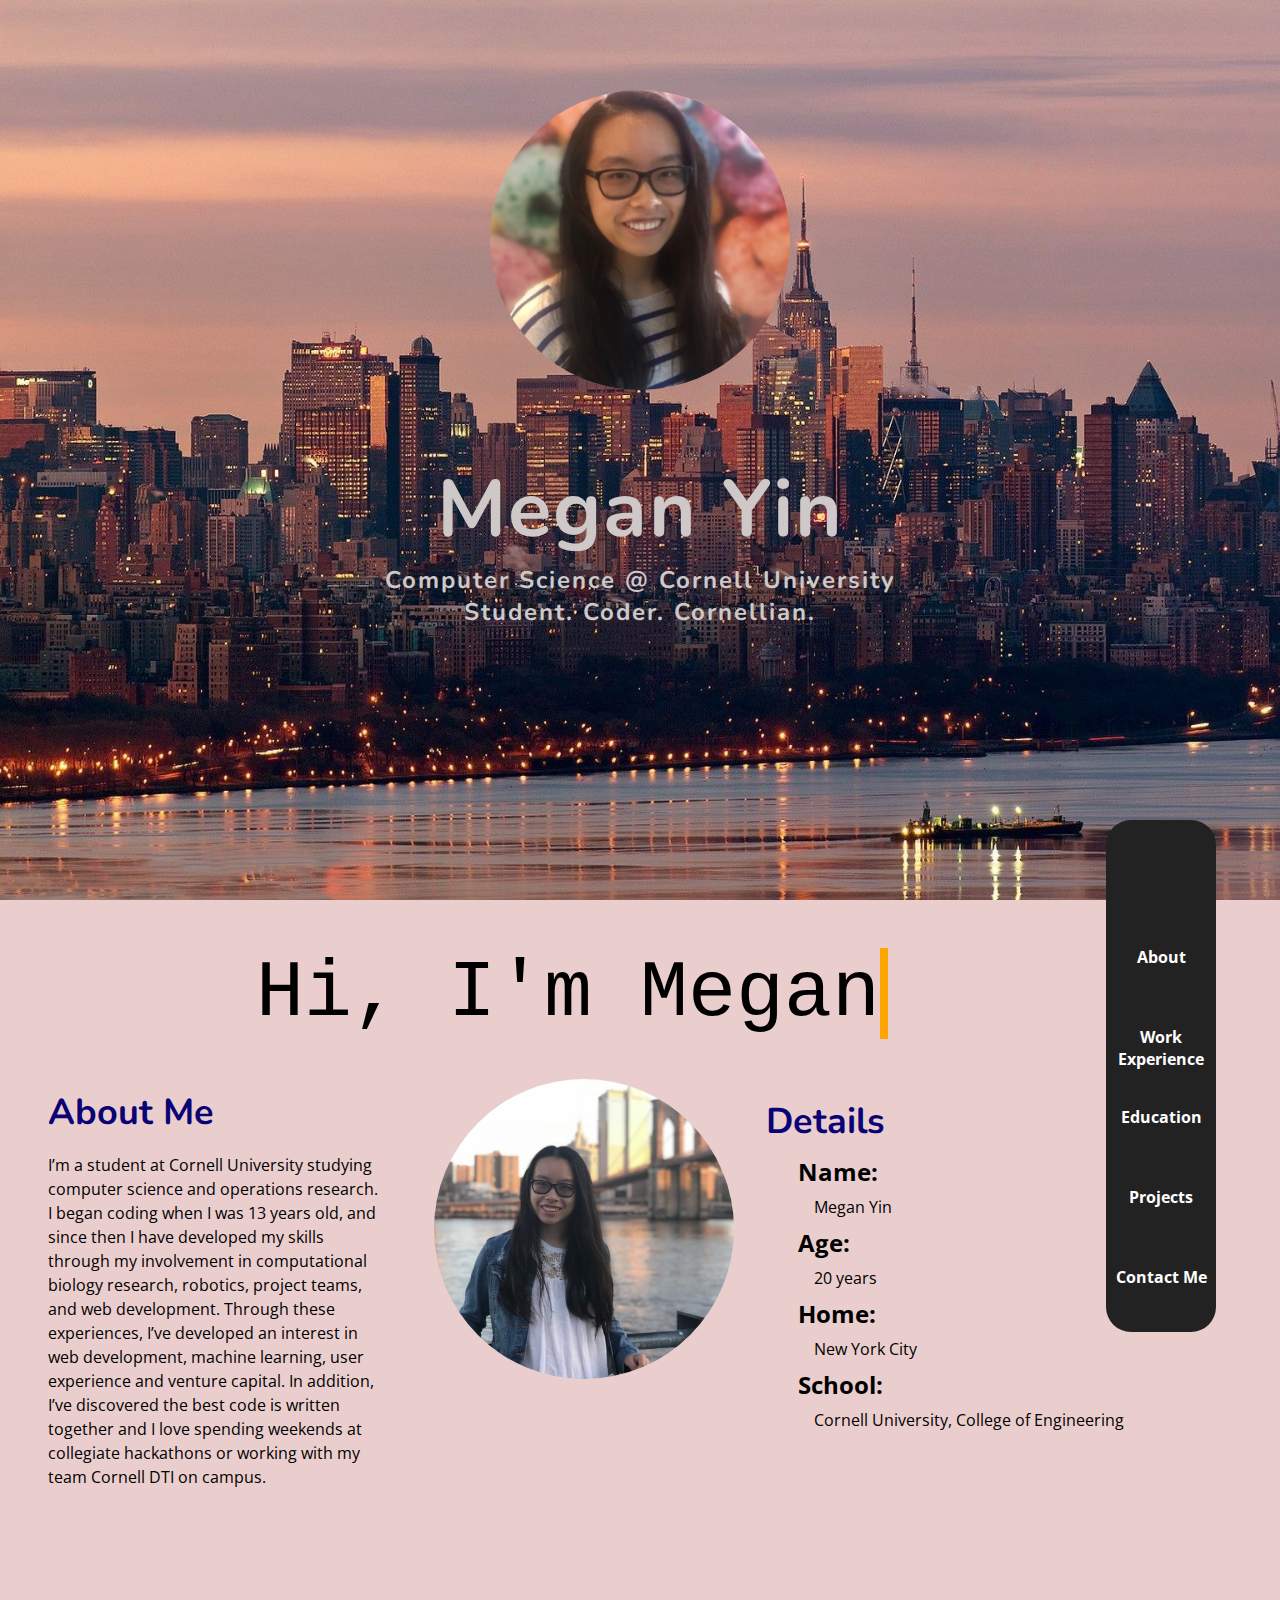
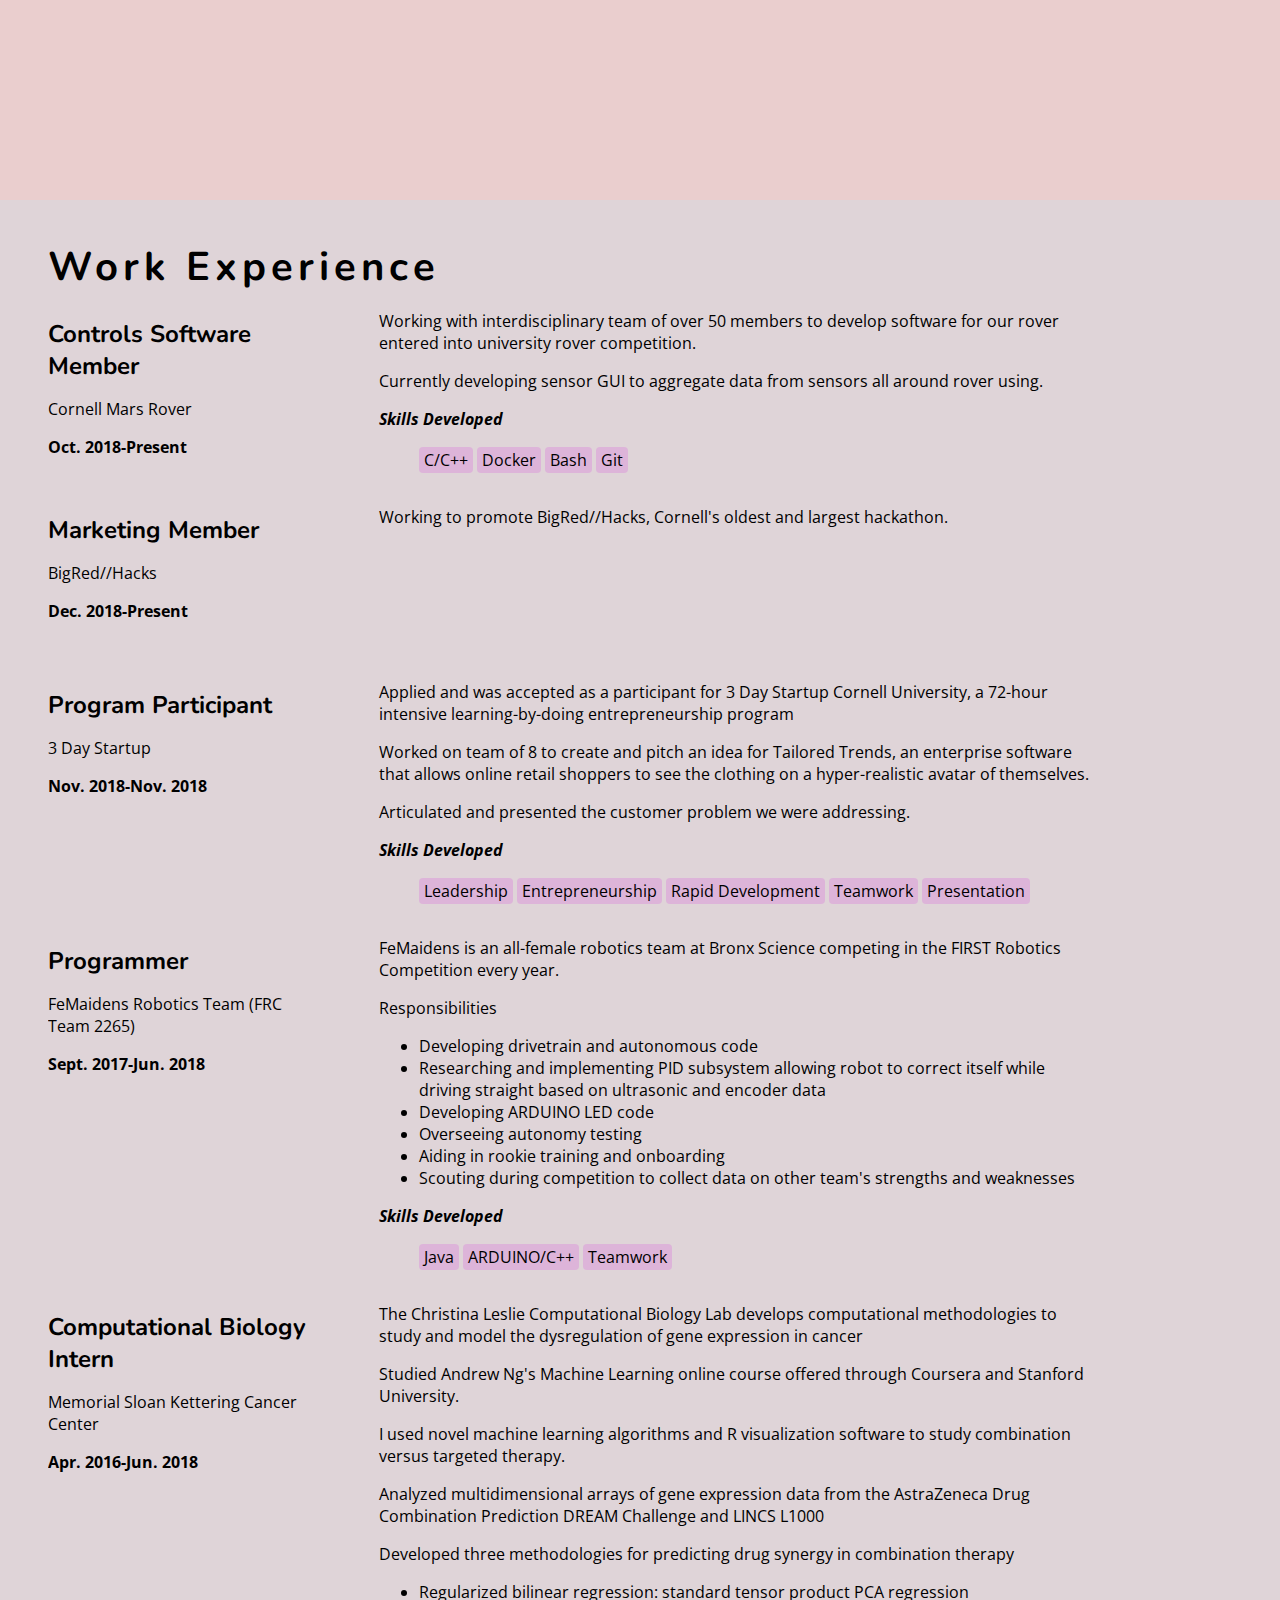
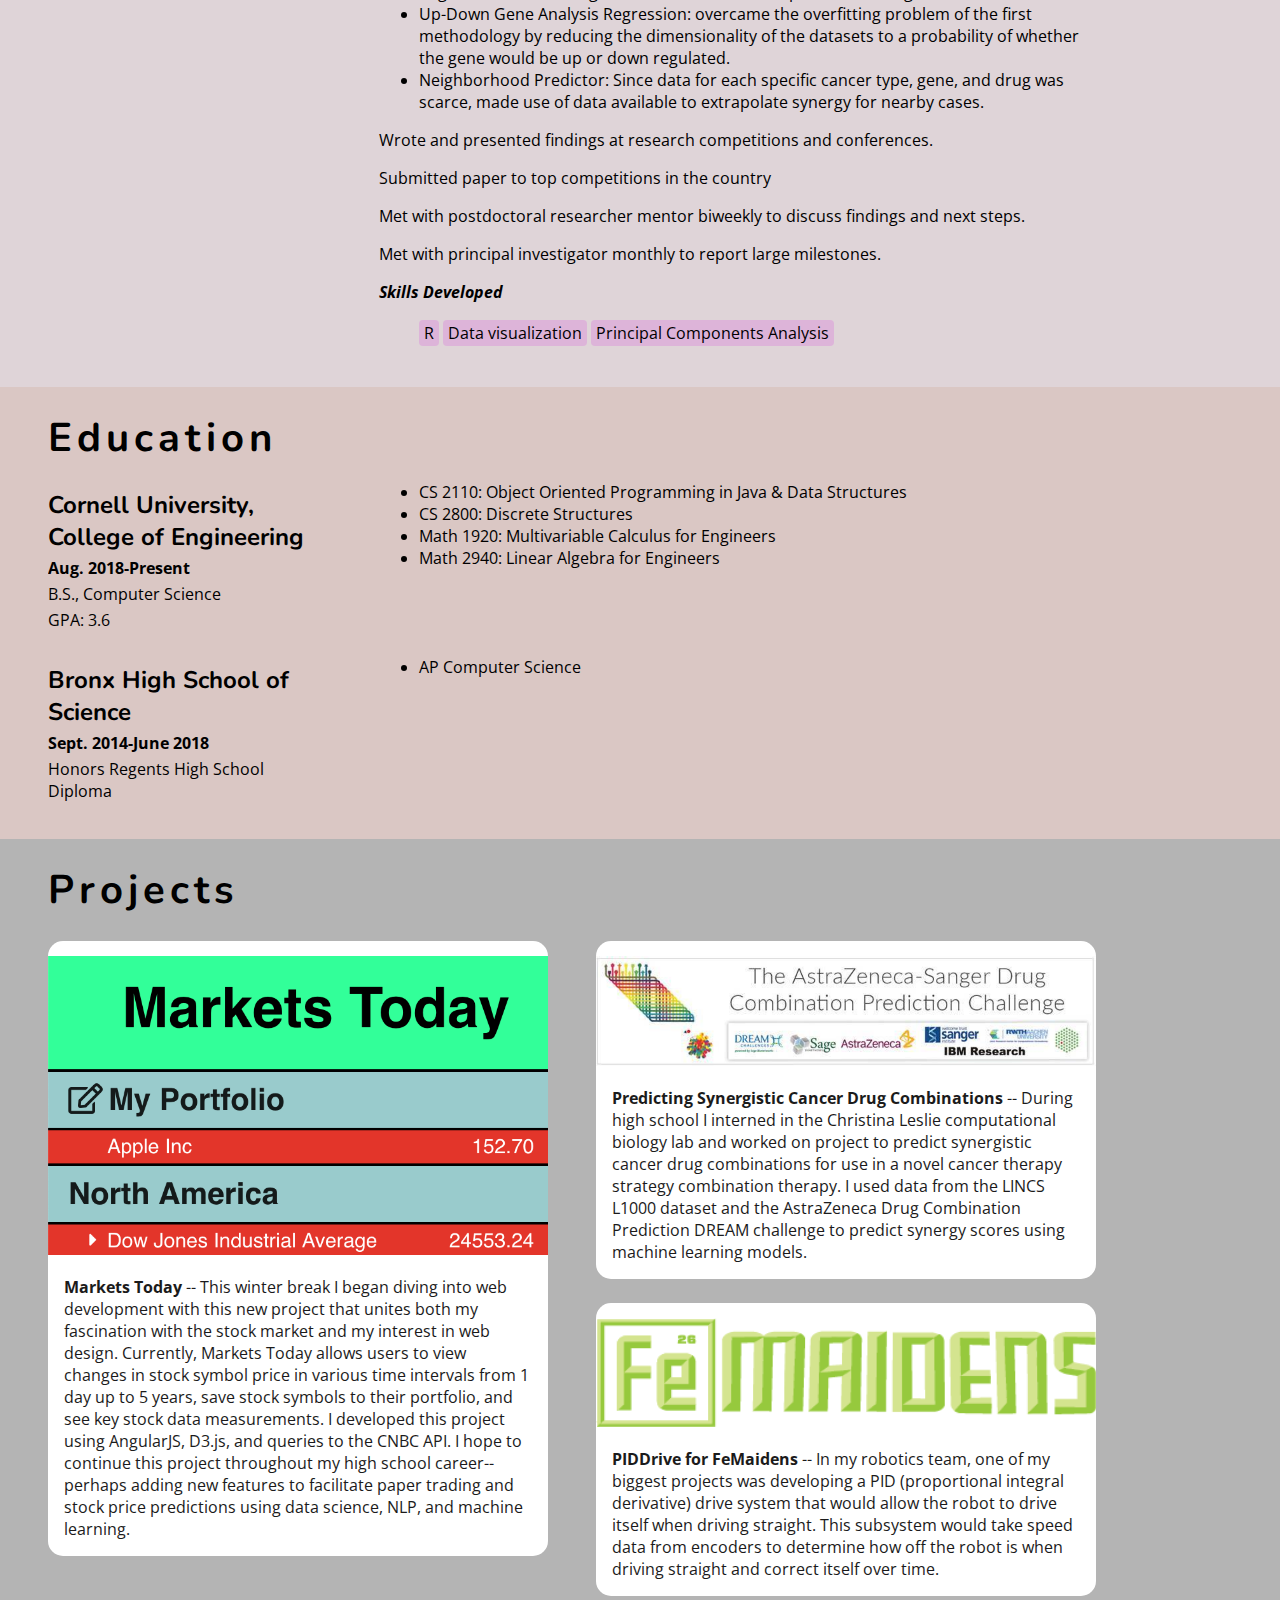
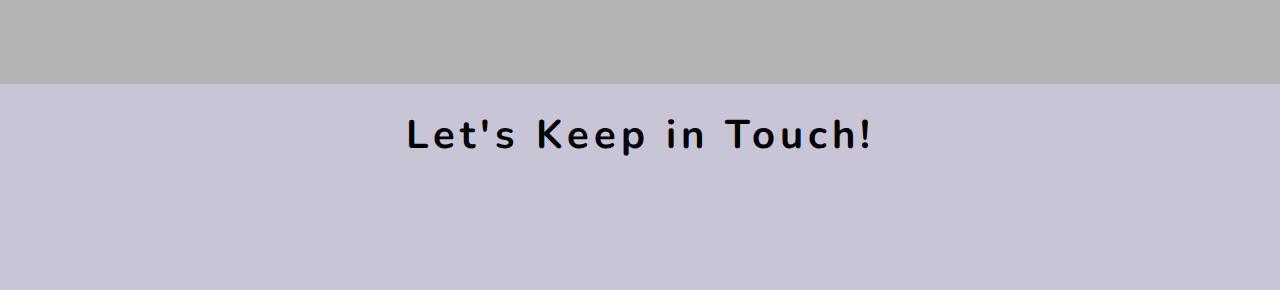
<file: index.html>
<!DOCTYPE html>
<html lang="en">
<head>
    <meta charset="UTF-8">
    <meta name="viewport" content="width=device-width, initial-scale=1.0">
    <title>Megan Yin | Resume</title>
    <link href="https://fonts.googleapis.com/css?family=Nunito:400,700|Open+Sans:400,700" rel="stylesheet">
    <link rel="stylesheet" href="https://use.fontawesome.com/releases/v5.6.3/css/all.css" integrity="sha384-UHRtZLI+pbxtHCWp1t77Bi1L4ZtiqrqD80Kn4Z8NTSRyMA2Fd33n5dQ8lWUE00s/" crossorigin="anonymous">
    <link rel="stylesheet" href="styles.css" >
</head>
<body>
    <nav>
        <ul>
            <li class="icon scroll-down"><i class="fas fa-bars"></i></li>
            <li>
                <a href="#about"><span>About</span></a>
            </li>
            <li><a href="#work"><span>Work Experience</span></a></li>
            <li><a href="#education"><span>Education</span></a></li>
            <li><a href="#projects"><span>Projects</span></a></li>
            <li><a href="#contact"><span>Contact Me</span></a></li>
        </ul>
    </nav>

    <header class="header">
        <img class="headshot headshot-main" src="images/headshot.jpg" alt="Megan Yin" />
        <h1>Megan Yin</h1>
        <h2>Computer Science @ Cornell University</h2>
        <h3>Student. Coder. Cornellian.</h3>
        <a href="#about" class="scroll-down-link"><span class="chevron scroll-down"><i class="fas fa-chevron-down"></i></span></a>
    </header>
    <section id="about" class="about">
        <div class="typewriter">
            <h2>Hi, I'm Megan</h2>
        </div>

        <div class="content-wrap">
            <div class="about-blurb">
                <h3>About Me</h3>
                <p>I’m a student at Cornell University studying computer science and operations research. I began coding when I was 13 years old, and since then
                    I have developed my skills through my involvement in computational biology research,
                    robotics, project teams, and web development. Through these experiences,
                    I’ve developed an interest in web development, machine learning, user experience and venture capital.
                    In addition, I’ve discovered the best code is written together and I love spending weekends at
                    collegiate hackathons or working with my team Cornell DTI on campus.</p>
            </div>
            <div class="about-headshot"><img class="headshot" src="images/headshot2.jpg" /></div>
            <div class="about-details">
                <h3>Details</h3>
                <div class="about-details-content">
                    <h4><i class="fas fa-address-book"></i> Name:</h4>
                    <p>Megan Yin</p>
                    <h4><i class="fas fa-birthday-cake"></i> Age:</h4>
                    <p>20 years</p>
                    <h4><i class="fas fa-map-marker-alt"></i> Home:</h4>
                    <p>New York City</p>
                    <h4><i class="fas fa-graduation-cap"></i> School:</h4>
                    <p>Cornell University, College of Engineering</p>
                </div>
            </div>
        </div>
    </section>
    <section id="work" class="work">
        <h2><i class="fas fa-briefcase"></i> Work Experience</h2>
        <div class="content-wrap">
            <div class="col-narrow">
                <h3>Controls Software Member</h3>
                <p>Cornell Mars Rover</p>
                <p class="date">Oct. 2018-Present</p>
            </div>
            <div class="col-wide">
                <p class="description">Working with interdisciplinary team of over 50 members to develop software for our rover entered into
                    university rover competition.</p>
                <p>Currently developing sensor GUI to aggregate data from sensors all around rover using.</p>
                <div class="skills">
                    <p>Skills Developed</p>
                    <ul>
                        <li>C/C++</li>
                        <li>Docker</li>
                        <li>Bash</li>
                        <li>Git</li>
                    </ul>
                </div>
            </div>

            <div class="col-narrow">
                <h3>Marketing Member</h3>
                <p>BigRed//Hacks</p>
                <p class="date">Dec. 2018-Present</p>
            </div>
            <div class="col-wide">
                <p class="description">Working to promote BigRed//Hacks, Cornell's oldest and largest hackathon.</p>
            </div>

            <div class="col-narrow">
                <h3>Program Participant</h3>
                <p>3 Day Startup</p>
                <p class="date">Nov. 2018-Nov. 2018</p>
            </div>
            <div class="col-wide">
                <p>Applied and was accepted as a participant for 3 Day Startup Cornell University, a 72-hour intensive learning-by-doing entrepreneurship program</p>
                <p class="description">Worked on team of 8 to create and pitch an idea for Tailored Trends, an enterprise software that allows
                    online retail shoppers to see the clothing on a hyper-realistic avatar of themselves.</p>
                <p>Articulated and presented the customer problem we were addressing.</p>
                <div class="skills">
                    <p>Skills Developed</p>
                    <ul>
                        <li>Leadership</li>
                        <li>Entrepreneurship</li>
                        <li>Rapid Development</li>
                        <li>Teamwork</li>
                        <li>Presentation</li>
                    </ul>
                </div>
            </div>

            <div class="col-narrow">
                <h3>Programmer</h3>
                <p>FeMaidens Robotics Team (FRC Team 2265)</p>
                <p class="date">Sept. 2017-Jun. 2018</p>
            </div>
            <div class="col-wide">
                <p>FeMaidens is an all-female robotics team at Bronx Science competing in the FIRST Robotics Competition every year.</p>
                <p class="description">Responsibilities</p>
                <ul>
                    <li>Developing drivetrain and autonomous code</li>
                    <li>Researching and implementing PID subsystem allowing robot to correct itself while driving straight based on ultrasonic and encoder data</li>
                    <li>Developing ARDUINO LED code</li>
                    <li>Overseeing autonomy testing</li>
                    <li>Aiding in rookie training and onboarding</li>
                    <li>Scouting during competition to collect data on other team's strengths and weaknesses</li>
                </ul>
                <div class="skills">
                    <p>Skills Developed</p>
                    <ul>
                        <li>Java</li>
                        <li>ARDUINO/C++</li>
                        <li>Teamwork</li>
                    </ul>
                </div>
            </div>

            <div class="col-narrow">
                <h3>Computational Biology Intern</h3>
                <p>Memorial Sloan Kettering Cancer Center</p>
                <p class="date">Apr. 2016-Jun. 2018</p>
            </div>
            <div class="col-wide">
                <p class="description">The Christina Leslie Computational Biology Lab develops computational
                    methodologies to study and model the dysregulation of gene expression in cancer</p>
                <p>Studied Andrew Ng's Machine Learning online course offered through Coursera and Stanford University.</p>
                <p>I used novel machine learning algorithms and R visualization software to study combination
                    versus targeted therapy.</p>
                <p>Analyzed multidimensional arrays of gene expression data from the AstraZeneca Drug
                    Combination Prediction DREAM Challenge and LINCS L1000</p>
                <p>Developed three methodologies for predicting drug synergy in combination therapy</p>
                <ul>
                    <li>Regularized bilinear regression: standard tensor product PCA regression</li>
                    <li>Up-Down Gene Analysis Regression: overcame the overfitting problem of the first methodology by
                        reducing the dimensionality of the datasets to a probability of whether the gene would be up
                        or down regulated.</li>
                    <li>Neighborhood Predictor: Since data for each specific cancer type, gene, and drug was scarce,
                        made use of data available to extrapolate synergy for nearby cases.</li>
                </ul>
                <p>Wrote and presented findings at research competitions and conferences.</p>
                <p>Submitted paper to top competitions in the country</p>
                <p>Met with postdoctoral researcher mentor biweekly to discuss findings and next steps.</p>
                <p>Met with principal investigator monthly to report large milestones.</p>
                <div class="skills">
                    <p>Skills Developed</p>
                    <ul>
                        <li>R</li>
                        <li>Data visualization</li>
                        <li>Principal Components Analysis</li>
                    </ul>
                </div>

            </div>
        </div>
    </section>
    <section id="education" class="education">
        <h2><i class="fas fa-graduation-cap"></i> Education</h2>

        <div class="content-wrap">
            <div class="col-narrow">
                <h3>Cornell University, College of Engineering</h3>
                <p class="date">Aug. 2018-Present<p>
                <p>B.S., Computer Science</p>
                <p>GPA: 3.6</p>
            </div>

            <div class="col-wide">
                <ul>
                    <li>CS 2110: Object Oriented Programming in Java & Data Structures</li>
                    <li>CS 2800: Discrete Structures</li>
                    <li>Math 1920: Multivariable Calculus for Engineers</li>
                    <li>Math 2940: Linear Algebra for Engineers</li>
                </ul>
            </div>

            <div class="col-narrow">
                <h3>Bronx High School of Science</h3>
                <p class="date">Sept. 2014-June 2018</p>
                <p>Honors Regents High School Diploma</p>
            </div>
            <div class="col-wide">
                <ul>
                    <li>AP Computer Science</li>
                </ul>
            </div>
        </div>
    </section>
    <section id="projects" class="projects">
        <div class="container">
            <h2><i class="fas fa-clipboard-check"></i> Projects</h2>
            <div class="row">
                <a class="image" href="http://marketstoday.meijunyin.com" target="_blank">
                    <img src="./images/marketstoday3.png" alt="Markets Today">
                </a>
                <p>
                    <a href="http://marketstoday.meijunyin.com" target="_blank"><strong>Markets Today</strong></a>
                    -- This winter break I began diving into web development with this new project that unites
                    both my fascination with the stock market and my interest in web design. Currently, Markets
                    Today allows users to view changes in stock symbol price in various time intervals from
                    1 day up to 5 years, save stock symbols to their portfolio, and see key stock data measurements.
                    I developed this project using AngularJS, D3.js, and queries to the CNBC API. I hope to continue
                    this project throughout my high school career--perhaps adding new features to facilitate paper
                    trading and stock price predictions using data science, NLP, and machine learning.
                </p>
            </div>
            <div class="row">
                <a class="image" href="http://meganyin13.tumblr.com" target="_blank">
                    <img src="./images/DREAMChallenge.jpg" alt="Drug Combination Prediction DREAM Challenge">
                </a>
                <p>
                    <a href="http://meganyin13.tumblr.com" target="_blank"><strong>Predicting Synergistic Cancer Drug Combinations</strong></a>
                    -- During high school I interned in the Christina Leslie computational biology lab and worked on
                    project to predict synergistic cancer drug combinations for use in a novel cancer therapy strategy
                    combination therapy. I used data from the LINCS L1000 dataset and the AstraZeneca Drug Combination
                    Prediction DREAM challenge to predict synergy scores using machine learning models.
                </p>
            </div>
            <div class="row">
                <a class="image" href="https://github.com/femaidens/2018-Robot-Code/tree/PIDDrive/src/org/usfirst/frc/team2265/robot/subsystems" target="_blank">
                    <img src="./images/femaidensLogo2.png" alt="PIDDrive for FeMaidens">
                </a>
                <p>
                    <a href="https://github.com/femaidens/2018-Robot-Code/tree/PIDDrive/src/org/usfirst/frc/team2265/robot/subsystems" target="_blank"><strong>PIDDrive for FeMaidens</strong></a>
                    -- In my robotics team, one of my biggest projects was developing a PID (proportional integral
                    derivative) drive system that would allow the robot to drive itself when driving straight. This
                    subsystem would take speed data from encoders to determine how off the robot is when driving
                    straight and correct itself over time.
                </p>
            </div>
        </div>
    </section>
    <section id="contact" class="contact">
        <h2>Let's Keep in Touch!</h2>
        <a href="mailto: my474@cornell.edu"><i class="fas fa-envelope"></i></a>
        <a href="https://github.com/meganyin13/" target="_blank"><i class="fab fa-github"></i></a>
        <a href="https://www.linkedin.com/in/meganyin13/" target="_blank"><i class="fab fa-linkedin"></i></a>

        <p>Copyright 2020 by Megan Yin</p>
    </section>
    <script src="https://ajax.googleapis.com/ajax/libs/jquery/3.3.1/jquery.min.js"></script>
    <script src="scripts.js"></script>
</body>
</html>
</file>
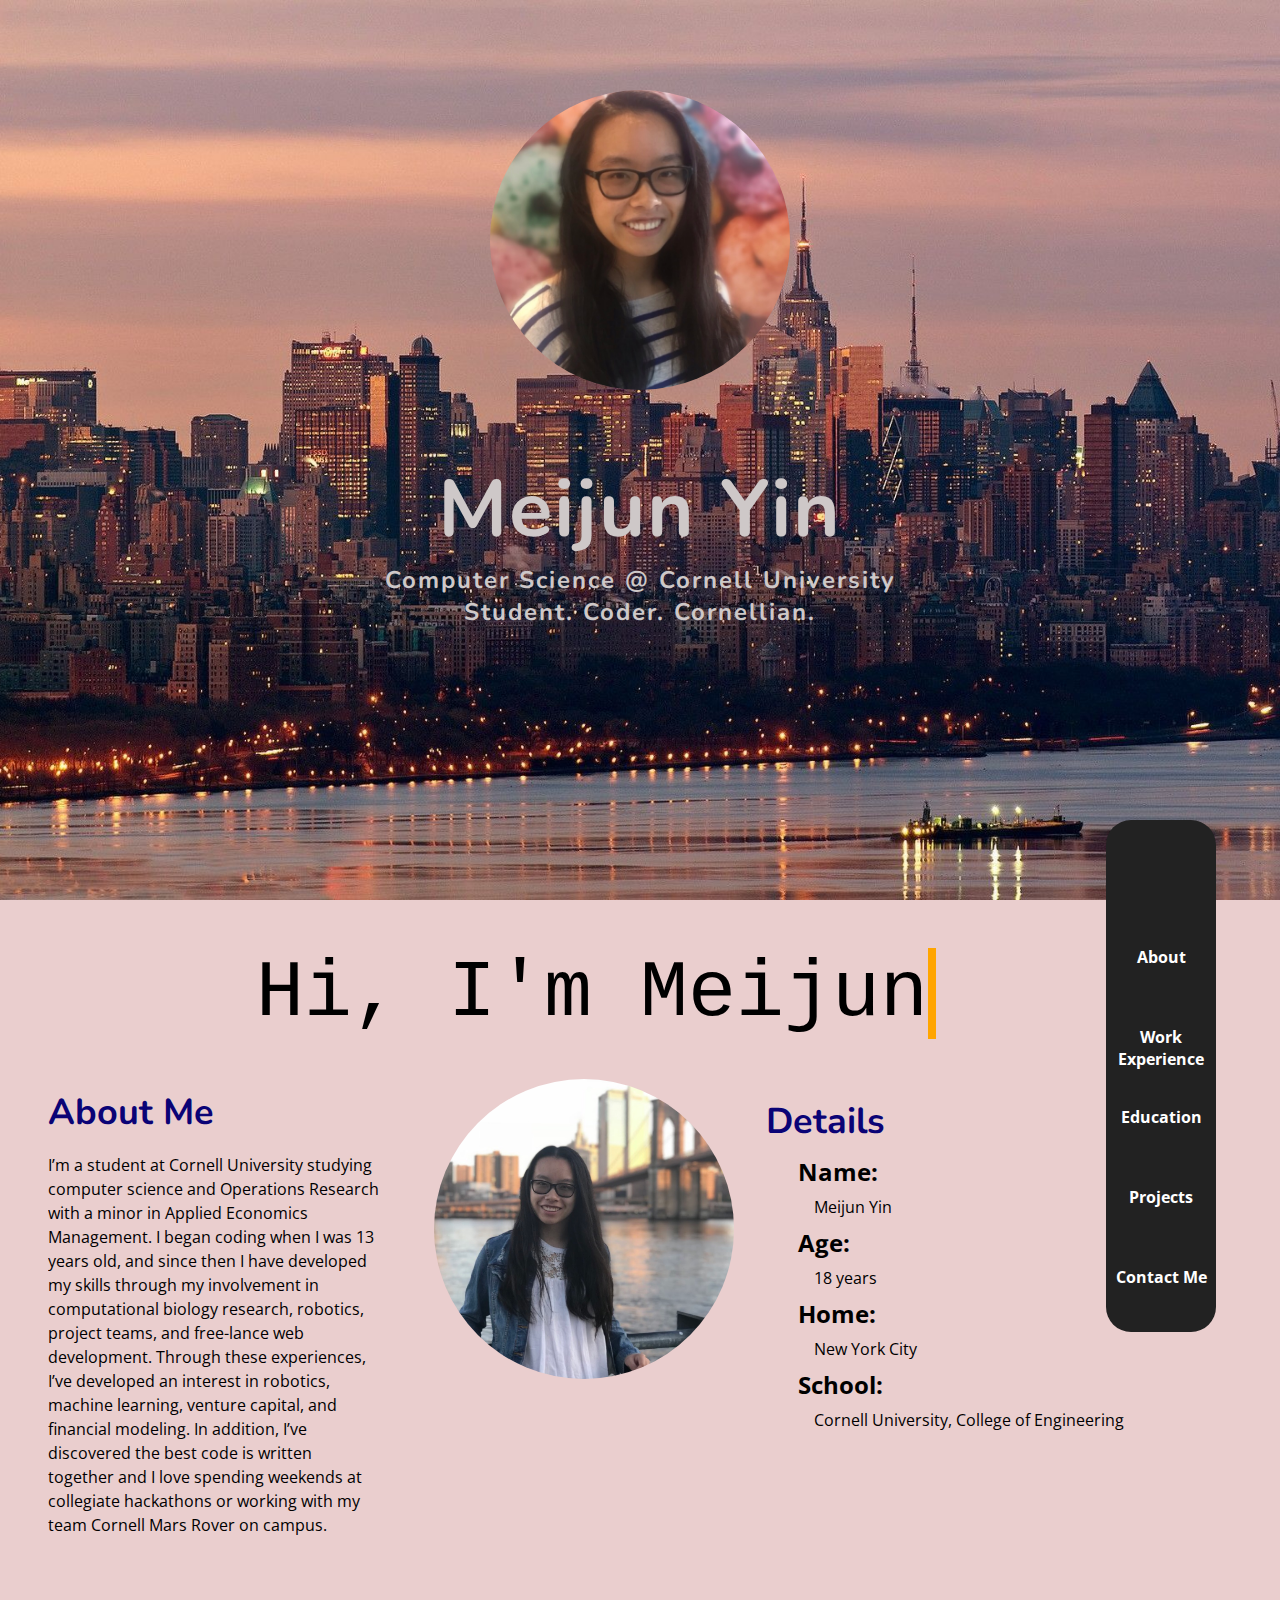
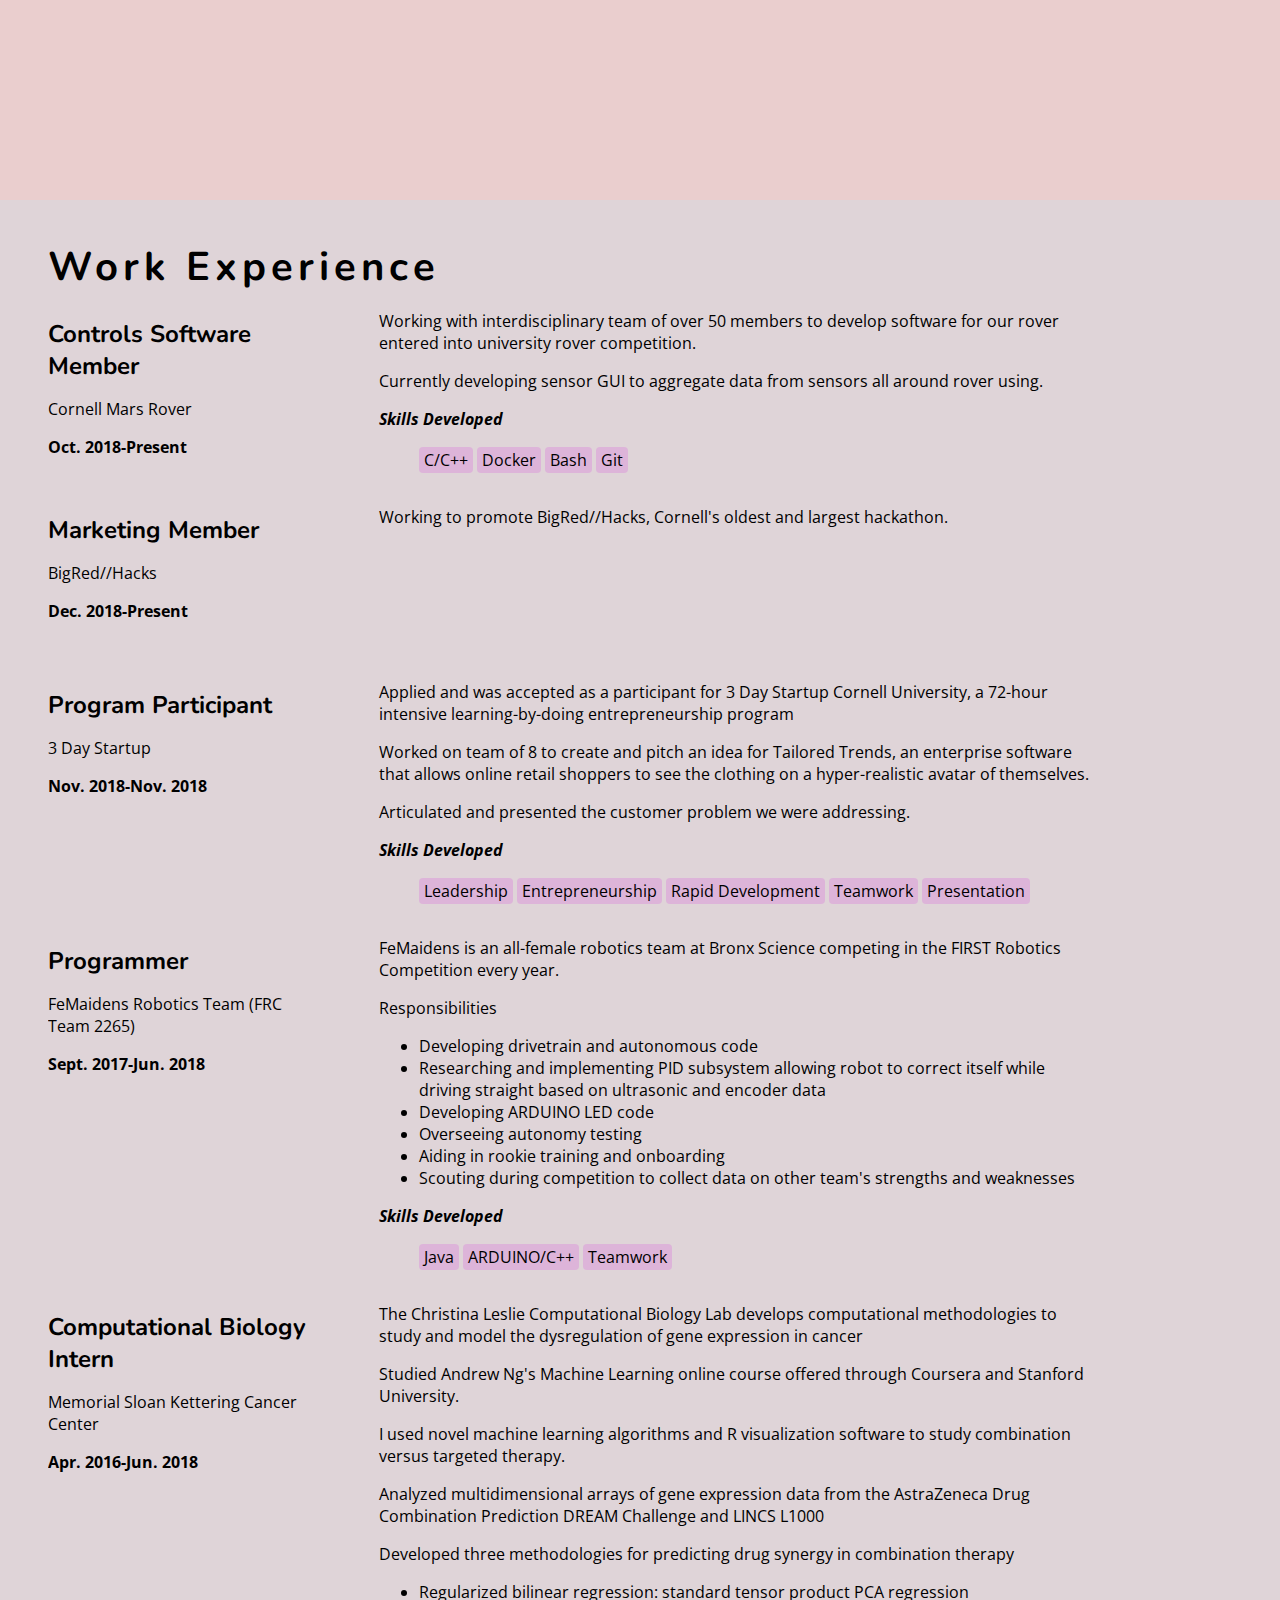
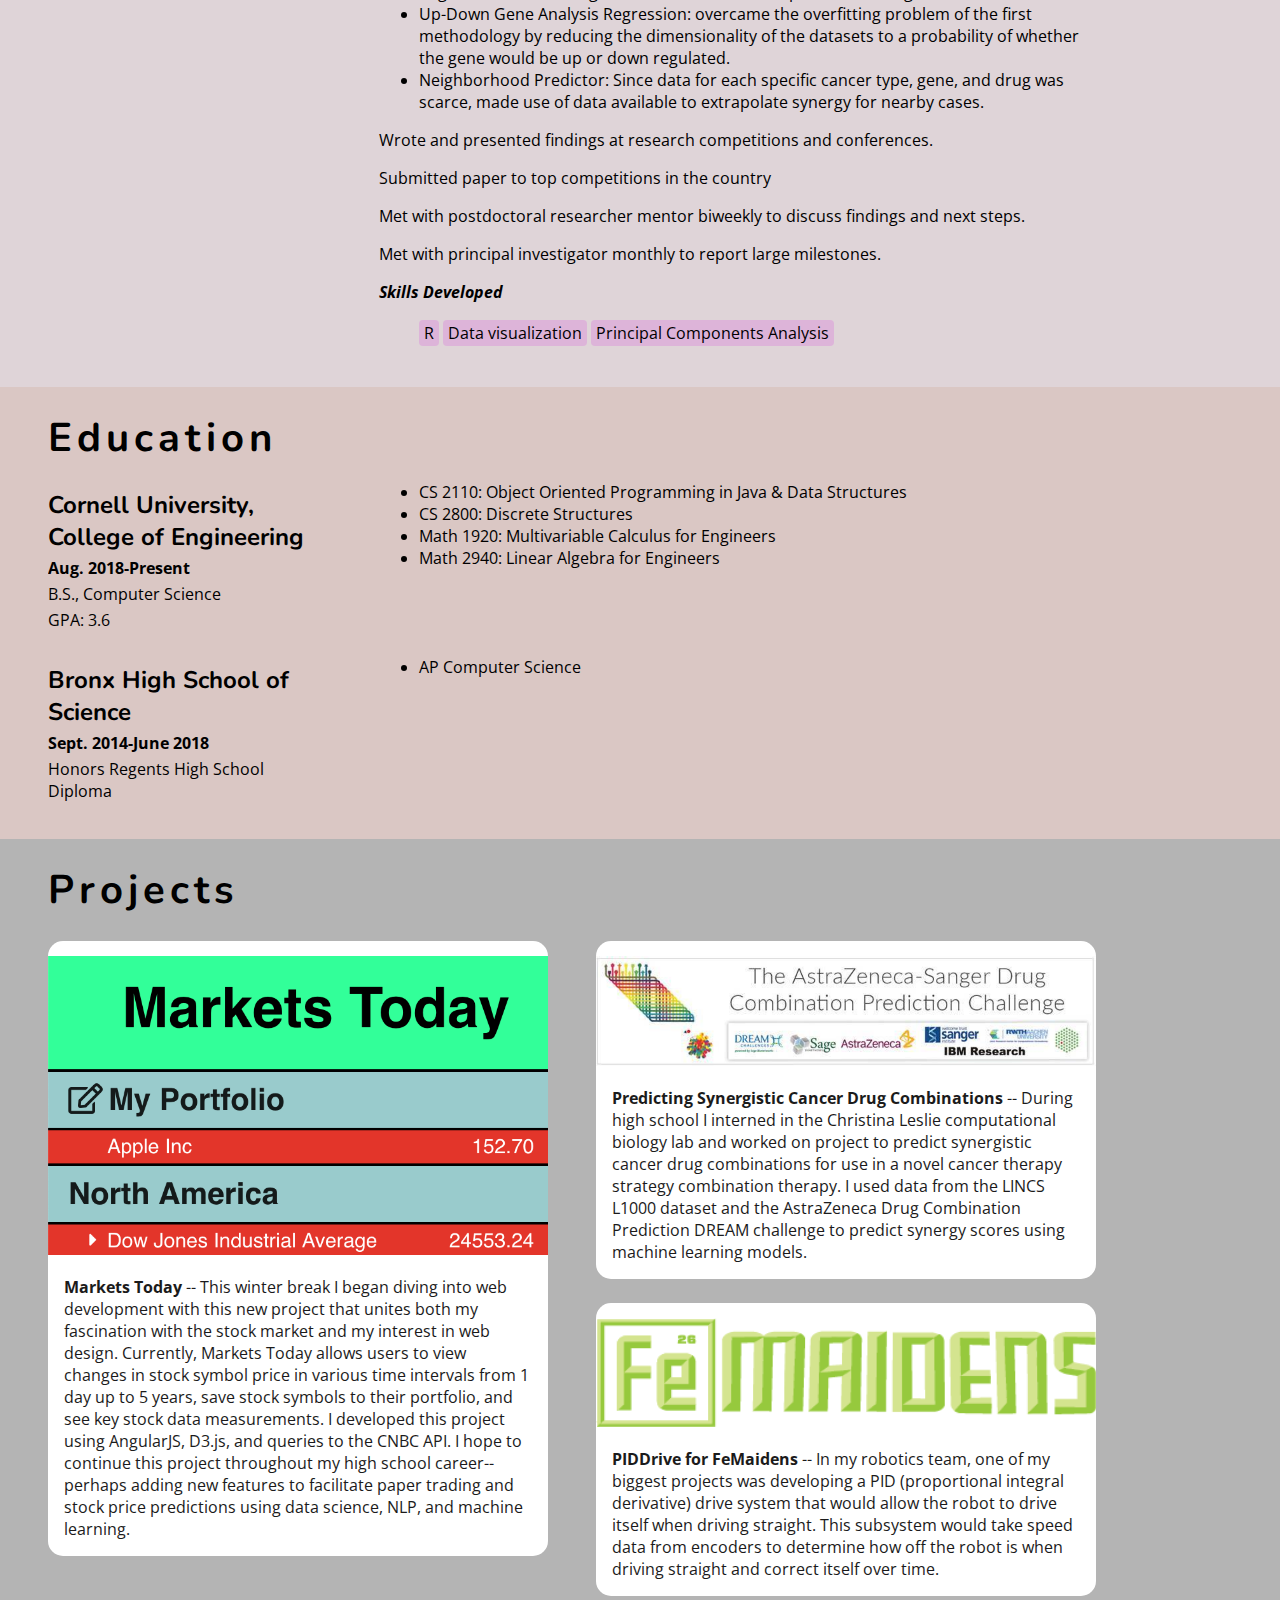
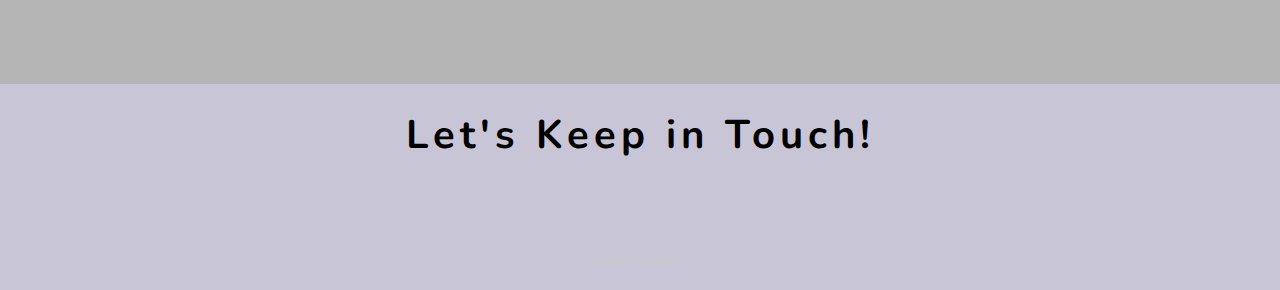
<file: public/index.html>
<!DOCTYPE html>
<html lang="en">
<head>
    <meta charset="UTF-8">
    <meta name="viewport" content="width=device-width, initial-scale=1.0">
    <title>Meijun Yin | Resume</title>
    <link href="https://fonts.googleapis.com/css?family=Nunito:400,700|Open+Sans:400,700" rel="stylesheet">
    <link rel="stylesheet" href="https://use.fontawesome.com/releases/v5.6.3/css/all.css" integrity="sha384-UHRtZLI+pbxtHCWp1t77Bi1L4ZtiqrqD80Kn4Z8NTSRyMA2Fd33n5dQ8lWUE00s/" crossorigin="anonymous">
    <link rel="stylesheet" href="styles.css" >
</head>
<body>
    <nav>
        <ul>
            <li class="icon scroll-down"><i class="fas fa-bars"></i></li>
            <!--<span><i class="fas fa-chevron-down"></i></span>-->
            <li>
                <a href="#about"><span>About</span></a>
                <!--<svg class="hoverline">-->
                    <!--<line x1="0" y1="35" x2="100" y2="20" stroke="#E8000060" stroke-width="7"></line>-->
                <!--</svg>-->
            </li>
            <li><a href="#work"><span>Work Experience</span></a></li>
            <li><a href="#education"><span>Education</span></a></li>
            <li><a href="#projects"><span>Projects</span></a></li>
            <li><a href="#contact"><span>Contact Me</span></a></li>
        </ul>
    </nav>

    <header class="header">
        <img class="headshot headshot-main" src="images/headshot.jpg" alt="Meijun Yin" />
        <h1>Meijun Yin</h1>
        <h2>Computer Science @ Cornell University</h2>
        <h3>Student. Coder. Cornellian.</h3>
        <a href="#about" class="scroll-down-link"><span class="chevron scroll-down"><i class="fas fa-chevron-down"></i></span></a>
    </header>
    <section id="about" class="about">
        <div class="typewriter">
            <h2>Hi, I'm Meijun</h2>
        </div>

        <div class="content-wrap">
            <div class="about-blurb">
                <h3>About Me</h3>
                <p>I’m a student at Cornell University studying computer science and Operations Research with a minor
                    in Applied Economics Management. I began coding when I was 13 years old, and since then
                    I have developed my skills through my involvement in computational biology research,
                    robotics, project teams, and free-lance web development. Through these experiences,
                    I’ve developed an interest in robotics, machine learning, venture capital, and financial modeling.
                    In addition, I’ve discovered the best code is written together and I love spending weekends at
                    collegiate hackathons or working with my team Cornell Mars Rover on campus.</p>
            </div>
            <div class="about-headshot"><img class="headshot" src="images/headshot2.jpg" /></div>
            <div class="about-details">
                <h3>Details</h3>
                <div class="about-details-content">
                    <h4><i class="fas fa-address-book"></i> Name:</h4>
                    <p>Meijun Yin</p>
                    <h4><i class="fas fa-birthday-cake"></i> Age:</h4>
                    <p>18 years</p>
                    <h4><i class="fas fa-map-marker-alt"></i> Home:</h4>
                    <p>New York City</p>
                    <h4><i class="fas fa-graduation-cap"></i> School:</h4>
                    <p>Cornell University, College of Engineering</p>
                </div>
            </div>
        </div>
    </section>
    <section id="work" class="work">
        <h2><i class="fas fa-briefcase"></i> Work Experience</h2>
        <div class="content-wrap">
            <div class="col-narrow">
                <h3>Controls Software Member</h3>
                <p>Cornell Mars Rover</p>
                <p class="date">Oct. 2018-Present</p>
            </div>
            <div class="col-wide">
                <p class="description">Working with interdisciplinary team of over 50 members to develop software for our rover entered into
                    university rover competition.</p>
                <p>Currently developing sensor GUI to aggregate data from sensors all around rover using.</p>
                <div class="skills">
                    <p>Skills Developed</p>
                    <ul>
                        <li>C/C++</li>
                        <li>Docker</li>
                        <li>Bash</li>
                        <li>Git</li>
                    </ul>
                </div>
            </div>

            <div class="col-narrow">
                <h3>Marketing Member</h3>
                <p>BigRed//Hacks</p>
                <p class="date">Dec. 2018-Present</p>
            </div>
            <div class="col-wide">
                <p class="description">Working to promote BigRed//Hacks, Cornell's oldest and largest hackathon.</p>
            </div>

            <div class="col-narrow">
                <h3>Program Participant</h3>
                <p>3 Day Startup</p>
                <p class="date">Nov. 2018-Nov. 2018</p>
            </div>
            <div class="col-wide">
                <p>Applied and was accepted as a participant for 3 Day Startup Cornell University, a 72-hour intensive learning-by-doing entrepreneurship program</p>
                <p class="description">Worked on team of 8 to create and pitch an idea for Tailored Trends, an enterprise software that allows
                    online retail shoppers to see the clothing on a hyper-realistic avatar of themselves.</p>
                <p>Articulated and presented the customer problem we were addressing.</p>
                <div class="skills">
                    <p>Skills Developed</p>
                    <ul>
                        <li>Leadership</li>
                        <li>Entrepreneurship</li>
                        <li>Rapid Development</li>
                        <li>Teamwork</li>
                        <li>Presentation</li>
                    </ul>
                </div>
            </div>

            <div class="col-narrow">
                <h3>Programmer</h3>
                <p>FeMaidens Robotics Team (FRC Team 2265)</p>
                <p class="date">Sept. 2017-Jun. 2018</p>
            </div>
            <div class="col-wide">
                <p>FeMaidens is an all-female robotics team at Bronx Science competing in the FIRST Robotics Competition every year.</p>
                <p class="description">Responsibilities</p>
                <ul>
                    <li>Developing drivetrain and autonomous code</li>
                    <li>Researching and implementing PID subsystem allowing robot to correct itself while driving straight based on ultrasonic and encoder data</li>
                    <li>Developing ARDUINO LED code</li>
                    <li>Overseeing autonomy testing</li>
                    <li>Aiding in rookie training and onboarding</li>
                    <li>Scouting during competition to collect data on other team's strengths and weaknesses</li>
                </ul>
                <div class="skills">
                    <p>Skills Developed</p>
                    <ul>
                        <li>Java</li>
                        <li>ARDUINO/C++</li>
                        <li>Teamwork</li>
                    </ul>
                </div>
            </div>

            <div class="col-narrow">
                <h3>Computational Biology Intern</h3>
                <p>Memorial Sloan Kettering Cancer Center</p>
                <p class="date">Apr. 2016-Jun. 2018</p>
            </div>
            <div class="col-wide">
                <p class="description">The Christina Leslie Computational Biology Lab develops computational
                    methodologies to study and model the dysregulation of gene expression in cancer</p>
                <p>Studied Andrew Ng's Machine Learning online course offered through Coursera and Stanford University.</p>
                <p>I used novel machine learning algorithms and R visualization software to study combination
                    versus targeted therapy.</p>
                <p>Analyzed multidimensional arrays of gene expression data from the AstraZeneca Drug
                    Combination Prediction DREAM Challenge and LINCS L1000</p>
                <p>Developed three methodologies for predicting drug synergy in combination therapy</p>
                <ul>
                    <li>Regularized bilinear regression: standard tensor product PCA regression</li>
                    <li>Up-Down Gene Analysis Regression: overcame the overfitting problem of the first methodology by
                        reducing the dimensionality of the datasets to a probability of whether the gene would be up
                        or down regulated.</li>
                    <li>Neighborhood Predictor: Since data for each specific cancer type, gene, and drug was scarce,
                        made use of data available to extrapolate synergy for nearby cases.</li>
                </ul>
                <p>Wrote and presented findings at research competitions and conferences.</p>
                <p>Submitted paper to top competitions in the country</p>
                <p>Met with postdoctoral researcher mentor biweekly to discuss findings and next steps.</p>
                <p>Met with principal investigator monthly to report large milestones.</p>
                <div class="skills">
                    <p>Skills Developed</p>
                    <ul>
                        <li>R</li>
                        <li>Data visualization</li>
                        <li>Principal Components Analysis</li>
                    </ul>
                </div>

            </div>
        </div>
    </section>
    <section id="education" class="education">
        <h2><i class="fas fa-graduation-cap"></i> Education</h2>

        <div class="content-wrap">
            <div class="col-narrow">
                <h3>Cornell University, College of Engineering</h3>
                <p class="date">Aug. 2018-Present<p>
                <p>B.S., Computer Science</p>
                <p>GPA: 3.6</p>
            </div>

            <div class="col-wide">
                <ul>
                    <li>CS 2110: Object Oriented Programming in Java & Data Structures</li>
                    <li>CS 2800: Discrete Structures</li>
                    <li>Math 1920: Multivariable Calculus for Engineers</li>
                    <li>Math 2940: Linear Algebra for Engineers</li>
                </ul>
            </div>

            <div class="col-narrow">
                <h3>Bronx High School of Science</h3>
                <p class="date">Sept. 2014-June 2018</p>
                <p>Honors Regents High School Diploma</p>
            </div>
            <div class="col-wide">
                <ul>
                    <li>AP Computer Science</li>
                </ul>
            </div>
        </div>
    </section>
    <section id="projects" class="projects">
        <div class="container">
            <h2><i class="fas fa-clipboard-check"></i> Projects</h2>
            <div class="row">
                <a class="image" href="http://marketstoday.meijunyin.com" target="_blank">
                    <img src="./images/marketstoday3.png" alt="Markets Today">
                </a>
                <p>
                    <a href="http://marketstoday.meijunyin.com" target="_blank"><strong>Markets Today</strong></a>
                    -- This winter break I began diving into web development with this new project that unites
                    both my fascination with the stock market and my interest in web design. Currently, Markets
                    Today allows users to view changes in stock symbol price in various time intervals from
                    1 day up to 5 years, save stock symbols to their portfolio, and see key stock data measurements.
                    I developed this project using AngularJS, D3.js, and queries to the CNBC API. I hope to continue
                    this project throughout my high school career--perhaps adding new features to facilitate paper
                    trading and stock price predictions using data science, NLP, and machine learning.
                </p>
            </div>
            <div class="row">
                <a class="image" href="http://meganyin13.tumblr.com" target="_blank">
                    <img src="./images/DREAMChallenge.jpg" alt="Drug Combination Prediction DREAM Challenge">
                </a>
                <p>
                    <a href="http://meganyin13.tumblr.com" target="_blank"><strong>Predicting Synergistic Cancer Drug Combinations</strong></a>
                    -- During high school I interned in the Christina Leslie computational biology lab and worked on
                    project to predict synergistic cancer drug combinations for use in a novel cancer therapy strategy
                    combination therapy. I used data from the LINCS L1000 dataset and the AstraZeneca Drug Combination
                    Prediction DREAM challenge to predict synergy scores using machine learning models.
                </p>
            </div>
            <div class="row">
                <a class="image" href="https://github.com/femaidens/2018-Robot-Code/tree/PIDDrive/src/org/usfirst/frc/team2265/robot/subsystems" target="_blank">
                    <img src="./images/femaidensLogo2.png" alt="PIDDrive for FeMaidens">
                </a>
                <p>
                    <a href="https://github.com/femaidens/2018-Robot-Code/tree/PIDDrive/src/org/usfirst/frc/team2265/robot/subsystems" target="_blank"><strong>PIDDrive for FeMaidens</strong></a>
                    -- In my robotics team, one of my biggest projects was developing a PID (proportional integral
                    derivative) drive system that would allow the robot to drive itself when driving straight. This
                    subsystem would take speed data from encoders to determine how off the robot is when driving
                    straight and correct itself over time.
                </p>
            </div>
        </div>
    </section>
    <section id="contact" class="contact">
        <h2>Let's Keep in Touch!</h2>
        <a href="mailto: my474@cornell.edu"><i class="fas fa-envelope"></i></a>
        <a href="https://github.com/meganyin13/" target="_blank"><i class="fab fa-github"></i></a>
        <a href="https://www.linkedin.com/in/meijunyin13/" target="_blank"><i class="fab fa-linkedin"></i></a>

        <p>Copyright 2018 by Megan Yin</p>
    </section>
    <script src="https://ajax.googleapis.com/ajax/libs/jquery/3.3.1/jquery.min.js"></script>
    <script src="scripts.js"></script>
</body>
</html>
</file>
<file: styles.css>
html {
    box-sizing: border-box;
}

*,
*::before,
*::after {
    box-sizing: inherit;
}

body {
    font-family: 'Open Sans', sans-serif;
    width: 100%;
    padding: 0;
    margin: 0;
}

section {
    padding: 0.5em 0.75em;
}

@media screen and (min-width: 600px) {
    section {
       padding: 1.5em 8em 1.5em 3em;
    }
}

h1, h2, h3, h4, h5, h6 {
    font-family: 'Nunito', sans-serif;
    margin: 0;
}

h2 {
    font-size: 2.5rem;
    font-weight: bold;
    margin: 0;
}

h3 {
    font-size: 1.5rem;
}

h1 {
    font-size: 5rem;
    /*font-size: 4rem;*/
    font-weight: bold;
}

p {
    margin-bottom: 0;
}

section h2 {
    text-align: center;
    letter-spacing: 5px;
}

.date {
    font-size: 0.75rem;
    font-weight: bold;
}

/* Navigation styles */

nav  {
    border: 0;
    background-color: #222222;
    position: absolute;
    top: 100%;
    right: 5%;
    width: 110px;
    z-index: 999;
    border-radius: 0 0 25px 25px;
}

/*nav {*/
    /*width: 190px;*/
    /*position: relative;*/
    /*!*align: right;*!*/
    /*margin-left: 410px;*/
/*}*/

nav li {
    list-style-type: none;
    display: block;
    float: none;
    height: 80px;
}

nav ul {
    padding: 0;
}

nav li a {
    text-decoration: none;
    display: block;
    height: 80px;
    text-align: center;
    padding-top: 30px;
    font-weight: 700;
    color: #FFFFFF;
}

nav li a:hover, nav li a:focus {
    background-color: #be7baf;
    /* color: #999999; */
}

/* nav li a:active {
    background-color: #be7baf;
}
*/
nav li:first-child {
    display: none;
}

.fixed nav {
    position: fixed;
    top: 40px;
    /*bottom: 0;*/
}



/*nav svg {*/
    /*width: 100px;*/
    /*height: 50px;*/
/*}*/

/*svg.hoverLine {*/
    /*z-index: -1;*/
    /*display: block;*/
    /*margin-top: -40px;*/
    /*position: absolute;*/
/*}*/



@media screen and (max-width: 600px) {
    nav {
        display: none;
    }

    .none {
        display: none;
    }

    nav li:first-child {
        display: block;
        float: right;
        position: fixed;
        padding: 1em;
    }

    .chevron {
        display: none;
    }


    nav li:not(:first-child) {
        display: block;
    }

    .icon:hover {
        background-color: white;
    }
}

/* Header styles */
.header {
    background-color: #bc7c9ca6;
    /* For larger screen sizes: height: 400px;*/
    padding: 50px;
    margin: 0;
    text-align: center;
    letter-spacing: 2px;
}

.headshot {
    width: 50vw;
    /*width: 50vh;*/
    /*height: 300px;*/
    border-radius: 50%;
    /*margin-right: 4em;*/
}

.header h2 {
    font-size: 1.1rem;
    /*font-size: 2rem;*/
}

@media screen and (min-width: 600px) {
    .header {
        /*height: 400px;*/
        height: 100vh;
        width: 100vw;
        text-align: center;
        padding: 10vh 15vw;
        background-color: white;
        background: url("images/nyc_background.jpg") no-repeat center center fixed;
        /*opacity: 0.8;*/
        background-size: cover;
        color: #cec8c8;/* #b2aeae;*/
    }

    .header h1 {
        margin-top: 0;
        margin-bottom: 0;
        padding-top: 0.75em;
    }

    .header h2 {
        font-size: 1.5rem;
    }
    .headshot {
        /*margin: 0 2em;*/
        width: 300px;
    }
    .chevron {
        height: 80px;
        width: 110px;
        display: block;
        position: absolute;
        bottom: 0;
        right: 5%;
        background-color: #222222;
        text-align: center;
        font-size: 4rem;
        z-index: 6;
        border-radius: 25px 25px 0 0;
    }

    .scroll-down-link {
        text-decoration: none;
        color: white;
    }

    .scroll-down-link:hover i {
        color: #999;
    }

    .header .scroll-down i {
        padding-right: 2px;
        padding-top: 12px;

        animation-name: wiggle;
        animation-duration: 1.1s;
        animation-timing-function: linear;
        animation-iteration-count: infinite;
        animation-direction: normal;
    }

    @keyframes wiggle {
        0% {
            padding-top: 12px;
        }

        50% {
            padding-top: 20px;
        }

        100% {
            padding-top: 12px;
        }
    }
    /*.chevron i {*/
        /*height: 80px;*/
        /*width: 100px;*/
        /*position: absolute;*/
        /*top: 5px;*/
        /*left: 5px;*/
    /*}*/
}

/* About styles */
.about {
    margin: 0;
    padding: 0.5em 0.75em;
    background-color: #deb4b4a6;
}
.about h2 {
    font-size: 1.5rem;
}

.about p {
    line-height: normal;
}

.about h4 {
    font-size: 1rem;
}

.about h3 {
    display: none;
}

.about-details {
    display: none;
}

.about-headshot {
    display: none;
}

@media screen and (min-width: 840px) {
    .about {
        padding: 3em 8em 1.5em 3em;
        height: 100vh;
        width: 100vw;
    }

    /*.typewriter-none {*/
        /*display: none;*/
    /*}*/

    .typewriter {
        width: fit-content;
        padding-left: 13em;
    }

    .typewriter h2 {
        font-size: 5rem;
        font-family: monospace, sans-serif;
        font-weight: normal;
        overflow: hidden; /* Ensures the content is not revealed until the animation */
        border-right: .1em solid orange; /* The typwriter cursor */
        white-space: nowrap; /* Keeps the content on a single line */
        margin: 0 auto 0.5em auto; /* Gives that scrolling effect as the typing happens */
        letter-spacing: 0; /* Adjust as needed */
        animation:
            typing 3.5s steps(40, end),
            blink-caret .75s step-end infinite;
    }

    /* The typing effect */
    @keyframes typing {
        from { width: 0 }
        to { width: 100% }
    }

    /* The typewriter cursor effect */
    @keyframes blink-caret {
        from, to { border-color: transparent }
        50% { border-color: black; }
    }

    .about h3 {
        display: block;
        font-size: 2.25rem;
        margin-bottom: 0.25em;
        color: #0a0376;
    }

    .about h4 {
        font-size: 1.5rem;
        font-family: 'Open Sans', sans-serif;
    }

    .about-details h3 {
        margin-top: 0.5em;
    }

    .about-details p {
        font-size: 1rem;
        display: block;
        margin: 0.5em 0 0.5em 1em;
    }

    .about-blurb {
        float: left;
        width: 35%;
        min-height: 175px;
        padding-right: 5%;
    }

    .about-blurb p {
        line-height: 1.5em;

    }

    .about-blurb h3 {
        margin-top: 0.25em;
    }

    .about-headshot {
        display: block;
        float: left;
        width: 20%;
        padding-right: 5%;
    }

    .about .headshot {
        /*width: 60vw;*/
        /*position: relative;*/
        top: 5px;
        left: 5px;
    }

    .about-details {
        display: block;
        float: right;
        width: 35%;
    }

    .about-details-content {
        padding-left: 2em;
    }
}

/* Work Styles */
.work {
    clear: both;
    background-color: #8d637347;
}

.work h3 {
    padding-top: 1em;
}

.skills p {
    font-style: italic;
    font-weight: bold;
}


.skills li {
    padding: 2px 5px;
    margin: 1px 0;
    display: inline-block;
    list-style-type: none;
    background-color: #dba3daa6;
    border-radius: 4px;
}

@media screen and (min-width: 840px) {

    .work h2 {
        margin-top: 1rem;
        text-align: left;
    }

    .work p {
        font-size: 1rem;
    }
    .content-wrap {
        margin: 0 auto;
        /*padding: 60px 50px;*/
        overflow: hidden;
    }

    .col-narrow {
        float: left;
        width: 30%;
        padding-right: 5%;
        min-height: 175px;
    }

    .col-wide {
        display: inline-block;
        float: left;
        width: 65%;
        min-height: 175px;
    }


}

/* Education Styles */
.education {
    background-color: #c1a29c99;
}

.education h3 {
    padding-top: 1em;
}

.education p {
    padding: 0;
    margin-top: 0.5em;
    font-size: 0.75rem;
}

@media screen and (min-width: 600px) {

    .education h2 {
        text-align: left;
    }

    .education p {
        font-size: 1rem;
        margin-top: 0.25em;
    }
}

@media screen and (max-width: 600px) {
    .education .col-wide {
        display: none;
    }
}

/* Contact Styles */
.contact {
    clear: both;
    background-color: #9a96b68c;
    padding: 1.5em;
    text-align: center;
    height: fit-content;
}

.contact h2 {
    font-size: 1.5rem;
    margin-bottom: 0.75em;
}

.contact a {
    margin-top: 0.5rem;
    margin-right: 1em;
    font-size: 1.5rem;
}

.contact a:enabled {
    color: blue;
}

.contact a:active {
    color: red;
}


.contact p {
    font-size: 0.5rem;
    color: #ccc8c8f7;
}

@media screen and (min-width: 600px) {
    .contact h2 {
        font-size: 2.5rem;
    }
    .contact a {
        font-size: 2.5rem;
    }
}

/* Project Styles */
section.projects {
    background-color: #b4b4b4;
}

.projects .container {
    margin: 0 auto;
    padding-bottom: 4em;
    overflow: auto;
}

.projects h2 {
    text-align: left;
}

.projects a {
    text-decoration: none;
}

.row {
    max-width: 500px;
    width: 100%;
    background: #fff;
    color: #1b1b1b;
    float: left;
    margin-right: 3em;
    margin-top: 1.5em;
    border-radius: 15px;
}

.row img {
    width: 100%;
    /*border-radius: 15px 15px 0 0;*/
    margin-top: 15px;
}

.projects a.image {
    transition: 0.25s filter;
}

.projects a.image:hover, a.image:focus {
    filter: brightness(80%);
}

.projects a:not(.image) {
    color: #1b1b1b;
    text-decoration: none;
    transition: color 0.25s;
}

.projects a:not(.image):hover {
    color: #7f7f7f;
}

.row p {
    margin-bottom: 0;
    padding: 0 16px 16px 16px;
}
</file>
<file: public/styles.css>
html {
    box-sizing: border-box;
}

*,
*::before,
*::after {
    box-sizing: inherit;
}

body {
    font-family: 'Open Sans', sans-serif;
    width: 100%;
    padding: 0;
    margin: 0;
}

section {
    padding: 0.5em 0.75em;
}

@media screen and (min-width: 600px) {
    section {
       padding: 1.5em 8em 1.5em 3em;
    }
}

h1, h2, h3, h4, h5, h6 {
    font-family: 'Nunito', sans-serif;
    margin: 0;
}

h2 {
    font-size: 2.5rem;
    font-weight: bold;
    margin: 0;
}

h3 {
    font-size: 1.5rem;
}

h1 {
    font-size: 5rem;
    /*font-size: 4rem;*/
    font-weight: bold;
}

p {
    margin-bottom: 0;
}

section h2 {
    text-align: center;
    letter-spacing: 5px;
}

.date {
    font-size: 0.75rem;
    font-weight: bold;
}

/* Navigation styles */

nav  {
    border: 0;
    background-color: #222222;
    position: absolute;
    top: 100%;
    right: 5%;
    width: 110px;
    z-index: 999;
    border-radius: 0 0 25px 25px;
}

/*nav {*/
    /*width: 190px;*/
    /*position: relative;*/
    /*!*align: right;*!*/
    /*margin-left: 410px;*/
/*}*/

nav li {
    list-style-type: none;
    display: block;
    float: none;
    height: 80px;
}

nav ul {
    padding: 0;
}

nav li a {
    text-decoration: none;
    display: block;
    height: 80px;
    text-align: center;
    padding-top: 30px;
    font-weight: 700;
    color: #FFFFFF;
}

nav li a:hover, nav li a:focus {
    background-color: #be7baf;
    /* color: #999999; */
}

/* nav li a:active {
    background-color: #be7baf;
}
*/
nav li:first-child {
    display: none;
}

.fixed nav {
    position: fixed;
    top: 40px;
    /*bottom: 0;*/
}



/*nav svg {*/
    /*width: 100px;*/
    /*height: 50px;*/
/*}*/

/*svg.hoverLine {*/
    /*z-index: -1;*/
    /*display: block;*/
    /*margin-top: -40px;*/
    /*position: absolute;*/
/*}*/



@media screen and (max-width: 600px) {
    nav {
        display: none;
    }

    .none {
        display: none;
    }

    nav li:first-child {
        display: block;
        float: right;
        position: fixed;
        padding: 1em;
    }

    .chevron {
        display: none;
    }


    nav li:not(:first-child) {
        display: block;
    }

    .icon:hover {
        background-color: white;
    }
}

/* Header styles */
.header {
    background-color: #bc7c9ca6;
    /* For larger screen sizes: height: 400px;*/
    padding: 50px;
    margin: 0;
    text-align: center;
    letter-spacing: 2px;
}

.headshot {
    width: 50vw;
    /*width: 50vh;*/
    /*height: 300px;*/
    border-radius: 50%;
    /*margin-right: 4em;*/
}

.header h2 {
    font-size: 1.1rem;
    /*font-size: 2rem;*/
}

@media screen and (min-width: 600px) {
    .header {
        /*height: 400px;*/
        height: 100vh;
        width: 100vw;
        text-align: center;
        padding: 10vh 15vw;
        background-color: white;
        background: url("images/nyc_background.jpg") no-repeat center center fixed;
        /*opacity: 0.8;*/
        background-size: cover;
        color: #cec8c8;/* #b2aeae;*/
    }

    .header h1 {
        margin-top: 0;
        margin-bottom: 0;
        padding-top: 0.75em;
    }

    .header h2 {
        font-size: 1.5rem;
    }
    .headshot {
        /*margin: 0 2em;*/
        width: 300px;
    }
    .chevron {
        height: 80px;
        width: 110px;
        display: block;
        position: absolute;
        bottom: 0;
        right: 5%;
        background-color: #222222;
        text-align: center;
        font-size: 4rem;
        z-index: 6;
        border-radius: 25px 25px 0 0;
    }

    .scroll-down-link {
        text-decoration: none;
        color: white;
    }

    .scroll-down-link:hover i {
        color: #999;
    }

    .header .scroll-down i {
        padding-right: 2px;
        padding-top: 12px;

        animation-name: wiggle;
        animation-duration: 1.1s;
        animation-timing-function: linear;
        animation-iteration-count: infinite;
        animation-direction: normal;
    }

    @keyframes wiggle {
        0% {
            padding-top: 12px;
        }

        50% {
            padding-top: 20px;
        }

        100% {
            padding-top: 12px;
        }
    }
    /*.chevron i {*/
        /*height: 80px;*/
        /*width: 100px;*/
        /*position: absolute;*/
        /*top: 5px;*/
        /*left: 5px;*/
    /*}*/
}

/* About styles */
.about {
    margin: 0;
    padding: 0.5em 0.75em;
    background-color: #deb4b4a6;
}
.about h2 {
    font-size: 1.5rem;
}

.about p {
    line-height: normal;
}

.about h4 {
    font-size: 1rem;
}

.about h3 {
    display: none;
}

.about-details {
    display: none;
}

.about-headshot {
    display: none;
}

@media screen and (min-width: 840px) {
    .about {
        padding: 3em 8em 1.5em 3em;
        height: 100vh;
        width: 100vw;
    }

    /*.typewriter-none {*/
        /*display: none;*/
    /*}*/

    .typewriter {
        width: fit-content;
        padding-left: 13em;
    }

    .typewriter h2 {
        font-size: 5rem;
        font-family: monospace, sans-serif;
        font-weight: normal;
        overflow: hidden; /* Ensures the content is not revealed until the animation */
        border-right: .1em solid orange; /* The typwriter cursor */
        white-space: nowrap; /* Keeps the content on a single line */
        margin: 0 auto 0.5em auto; /* Gives that scrolling effect as the typing happens */
        letter-spacing: 0; /* Adjust as needed */
        animation:
            typing 3.5s steps(40, end),
            blink-caret .75s step-end infinite;
    }

    /* The typing effect */
    @keyframes typing {
        from { width: 0 }
        to { width: 100% }
    }

    /* The typewriter cursor effect */
    @keyframes blink-caret {
        from, to { border-color: transparent }
        50% { border-color: black; }
    }

    .about h3 {
        display: block;
        font-size: 2.25rem;
        margin-bottom: 0.25em;
        color: #0a0376;
    }

    .about h4 {
        font-size: 1.5rem;
        font-family: 'Open Sans', sans-serif;
    }

    .about-details h3 {
        margin-top: 0.5em;
    }

    .about-details p {
        font-size: 1rem;
        display: block;
        margin: 0.5em 0 0.5em 1em;
    }

    .about-blurb {
        float: left;
        width: 35%;
        min-height: 175px;
        padding-right: 5%;
    }

    .about-blurb p {
        line-height: 1.5em;

    }

    .about-blurb h3 {
        margin-top: 0.25em;
    }

    .about-headshot {
        display: block;
        float: left;
        width: 20%;
        padding-right: 5%;
    }

    .about .headshot {
        /*width: 60vw;*/
        /*position: relative;*/
        top: 5px;
        left: 5px;
    }

    .about-details {
        display: block;
        float: right;
        width: 35%;
    }

    .about-details-content {
        padding-left: 2em;
    }
}

/* Work Styles */
.work {
    clear: both;
    background-color: #8d637347;
}

.work h3 {
    padding-top: 1em;
}

.skills p {
    font-style: italic;
    font-weight: bold;
}


.skills li {
    padding: 2px 5px;
    margin: 1px 0;
    display: inline-block;
    list-style-type: none;
    background-color: #dba3daa6;
    border-radius: 4px;
}

@media screen and (min-width: 840px) {

    .work h2 {
        margin-top: 1rem;
        text-align: left;
    }

    .work p {
        font-size: 1rem;
    }
    .content-wrap {
        margin: 0 auto;
        /*padding: 60px 50px;*/
        overflow: hidden;
    }

    .col-narrow {
        float: left;
        width: 30%;
        padding-right: 5%;
        min-height: 175px;
    }

    .col-wide {
        display: inline-block;
        float: left;
        width: 65%;
        min-height: 175px;
    }


}

/* Education Styles */
.education {
    background-color: #c1a29c99;
}

.education h3 {
    padding-top: 1em;
}

.education p {
    padding: 0;
    margin-top: 0.5em;
    font-size: 0.75rem;
}

@media screen and (min-width: 600px) {

    .education h2 {
        text-align: left;
    }

    .education p {
        font-size: 1rem;
        margin-top: 0.25em;
    }
}

@media screen and (max-width: 600px) {
    .education .col-wide {
        display: none;
    }
}

/* Contact Styles */
.contact {
    clear: both;
    background-color: #9a96b68c;
    padding: 1.5em;
    text-align: center;
    height: fit-content;
}

.contact h2 {
    font-size: 1.5rem;
    margin-bottom: 0.75em;
}

.contact a {
    margin-top: 0.5rem;
    margin-right: 1em;
    font-size: 1.5rem;
}

.contact a:enabled {
    color: blue;
}

.contact a:active {
    color: red;
}


.contact p {
    font-size: 0.5rem;
    color: #ccc8c8f7;
}

@media screen and (min-width: 600px) {
    .contact h2 {
        font-size: 2.5rem;
    }
    .contact a {
        font-size: 2.5rem;
    }
}

/* Project Styles */
section.projects {
    background-color: #b4b4b4;
}

.projects .container {
    margin: 0 auto;
    padding-bottom: 4em;
    overflow: auto;
}

.projects h2 {
    text-align: left;
}

.projects a {
    text-decoration: none;
}

.row {
    max-width: 500px;
    width: 100%;
    background: #fff;
    color: #1b1b1b;
    float: left;
    margin-right: 3em;
    margin-top: 1.5em;
    border-radius: 15px;
}

.row img {
    width: 100%;
    /*border-radius: 15px 15px 0 0;*/
    margin-top: 15px;
}

.projects a.image {
    transition: 0.25s filter;
}

.projects a.image:hover, a.image:focus {
    filter: brightness(80%);
}

.projects a:not(.image) {
    color: #1b1b1b;
    text-decoration: none;
    transition: color 0.25s;
}

.projects a:not(.image):hover {
    color: #7f7f7f;
}

.row p {
    margin-bottom: 0;
    padding: 0 16px 16px 16px;
}
</file>
